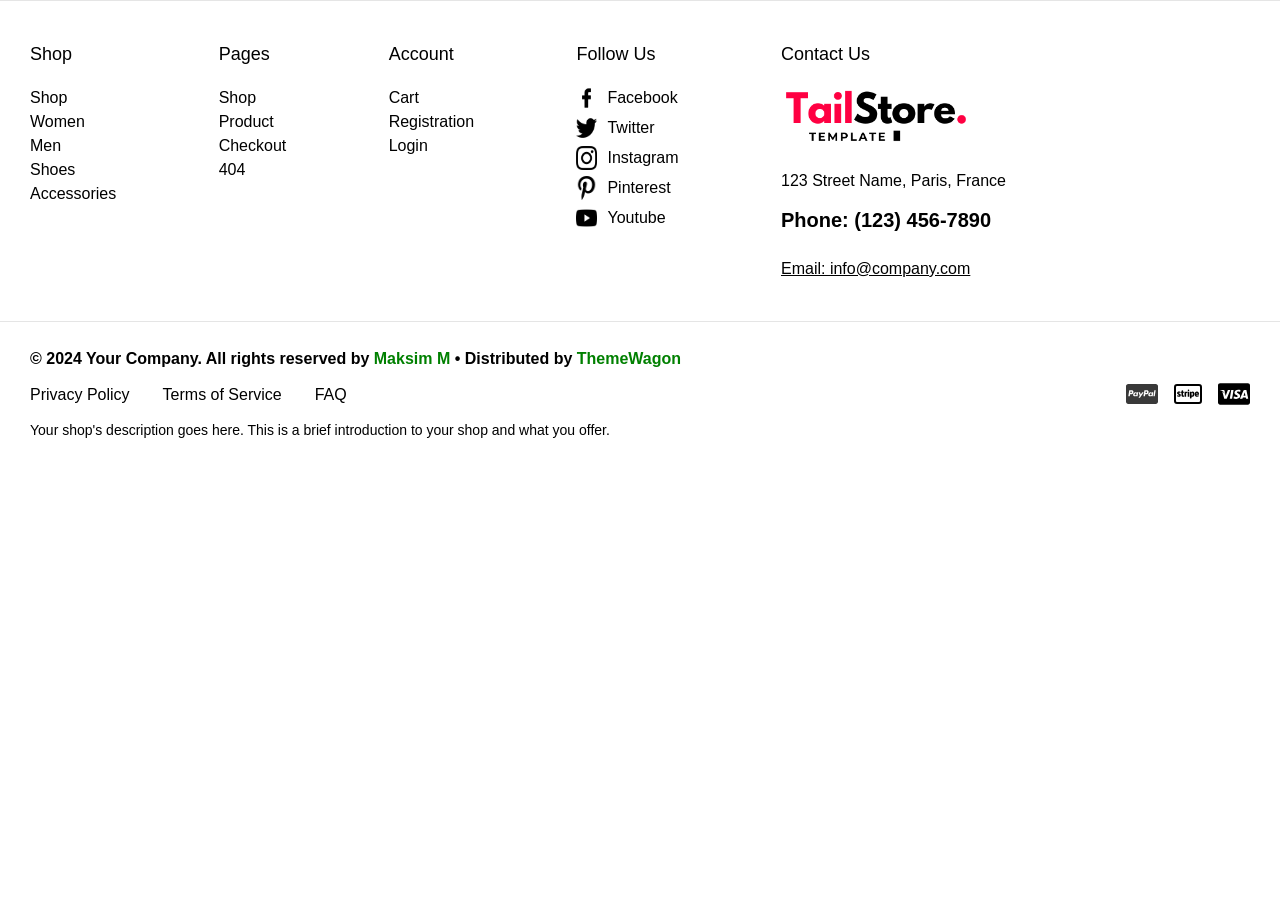
<file: Footer/footer.html>
<!DOCTYPE html>
<html lang="en">
<head>
    <meta charset="UTF-8">
    <meta name="viewport" content="width=device-width, initial-scale=1.0">
    <title>Document</title>
    <link rel="stylesheet" href="footer.css">
</head>
<body>
       <!--footer section-->

      <div class="footer-section">
        <hr class="footer-line">
        <div class="footer-container">
            <div class="footer-text">
                <div class="nav-bar">
                    <h2 class="nav-heading">Shop</h2>
                    <ul>
                        <li><a href="#">Shop</a></li>
                        <li><a href="#">Women</a></li>
                        <li><a href="#">Men</a></li>
                        <li><a href="#">Shoes</a></li>
                        <li><a href="#">Accessories</a></li>
                    </ul>
                </div>

                <!--second nav bar-->

                <div class="nav-bar">
                    <h2 class="nav-heading">Pages</h2>
                    <ul>
                        <li><a href="#">Shop</a></li>
                        <li><a href="#">Product</a></li>
                        <li><a href="#">Checkout</a></li>
                        <li><a href="#">404</a></li>
                    </ul>
                </div>

                <!--third nav bar-->

                <div class="nav-bar">
                    <h2 class="nav-heading">Account</h2>
                    <ul>
                        <li><a href="#">Cart</a></li>
                        <li><a href="#">Registration</a></li>
                        <li><a href="#">Login</a></li>
                    </ul>
                </div>

                <!--forth nav bar-->

                <div class="nav-bar">
                    <h2 class="nav-heading">Follow Us</h2>
                <div class="social-image">
                    <img src="../Assets/Icons/facebook -1.png"> <a href="#">Facebook</a>
                </div>

                <!--second image-->

                 <div class="social-image">
                    <img src="../Assets/Icons/twitter (1).png"> <a href="#">Twitter</a>
                </div>

                <!--third image-->

                 <div class="social-image">
                    <img src="../Assets/Icons/instagram.png"> <a href="#">Instagram</a>
                </div>

                <!--forth image-->

                 <div class="social-image">
                    <img src="../Assets/Icons/icons8-pinterest-24.png"> <a href="#">Pinterest</a>
                </div>

                <!--fifth image-->

                 <div class="social-image">
                    <img src="../Assets/Icons/youtube.png"> <a href="#">Youtube</a>
                </div>

                </div>

                <!--fifth nav bar-->

                <div class="nav-bar">
                    <div class="nav-heading">Contact Us</div>
                    <div class="image-tails">
                        <img src="../Assets/Icons/template-logo-footer.png">
                    </div>
                    <div class="contact-text">
                        <p>123 Street Name, Paris, France</p>
                        <h2 class="contact-heading">Phone: (123) 456-7890</h2>
                         <p class="email"> <a href="mailto:info@company.com">Email: info@company.com </a> </p>
                    </div>
                </div>
            </div>
        </div>

            <!--section footer logo bar text-->

            <div class="footer-bar-section">
                <hr class="footer-bar">
                <div class="footer-bar-container">
                    <div class="footer-bar-text">
                    <h2 class="footer-bar-heading">© 2024 Your Company. All rights reserved by  <a href="#" class="my-link"> Maksim M </a>  • Distributed by  <a href="#" class="my-link"> ThemeWagon</a></h2>
                    <div class="nav-bar-2">
                        <ul>
                            <li><a href="#">Privacy Policy</a></li>
                            <li><a href="#">Terms of Service</a></li>
                            <li><a href="#">FAQ</a></li>
                        </ul>
                    </div>
                    <p class="footer-2-text">Your shop's description goes here. This is a brief introduction to your shop and what you offer.</p>
                
                </div>
                <div class="footer-image">
                    <img src="../Assets/Icons/paypal.svg">
                    <img src="../Assets/Icons/stripe.svg">
                    <img src="../Assets/Icons/visa.svg">
                </div>
                </div>
            </div>
      </div>


</body>
</html>
</file>
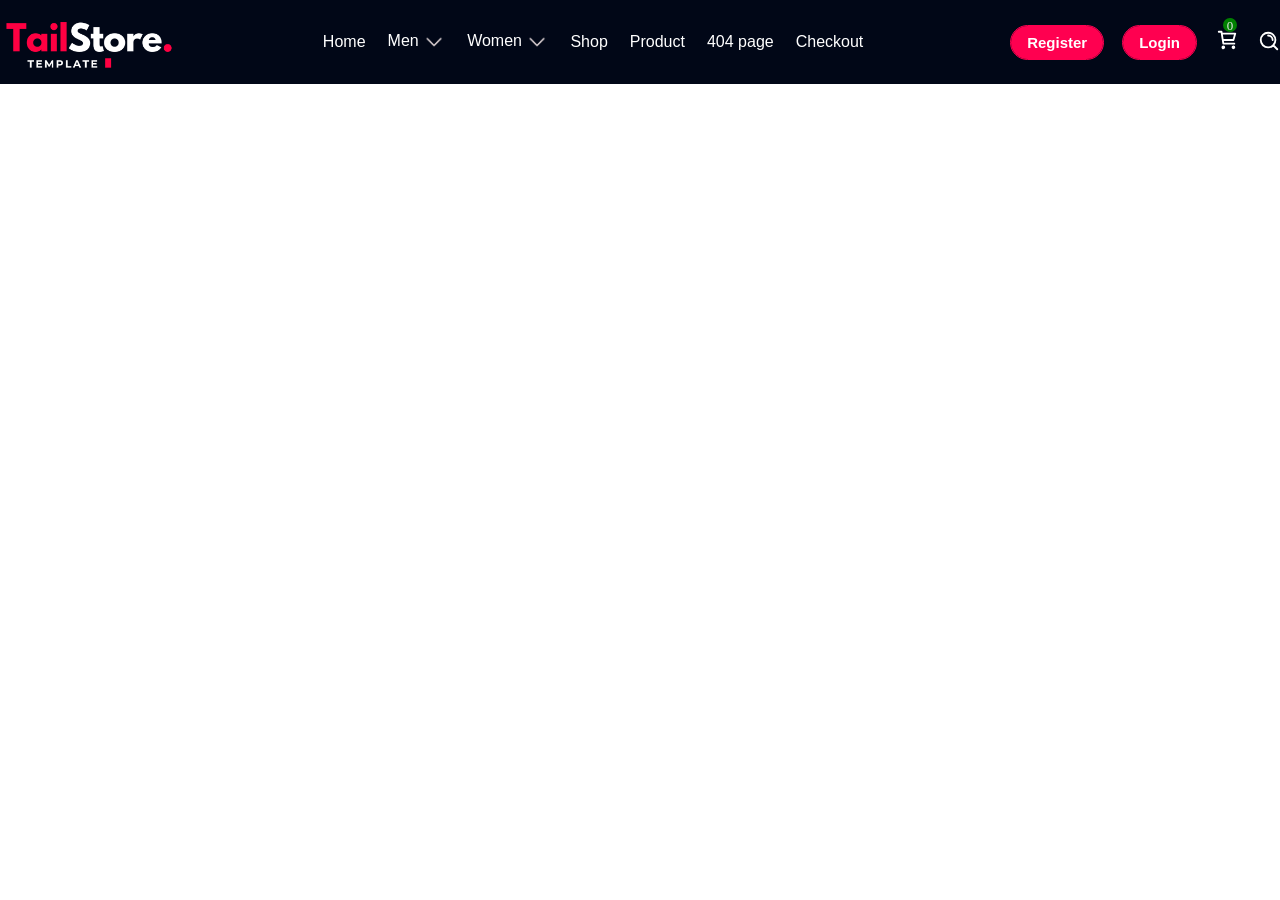
<file: Header/header.html>
<!DOCTYPE html>
<html lang="en">
<head>
    <meta charset="UTF-8">
    <meta name="viewport" content="width=device-width, initial-scale=1.0">
    <title>Document</title>
    <link rel="stylesheet" href="header.css">

</head>
<body>
     <div class="tailstore-section">
            <div class="tailstore-container">
                <div class="tail-text-image">
                  <img src="../Assets/template-white-logo.png" alt="text image">
                </div>
                <!--navigation-->


                <div class="nav">
                    <ul>
                        <li><a href="/">Home </a></li>
                        <li class="men-nav"><a href="../shop-page/shop.html">Men<img class="arrow-up" src="../Assets/arrow-up.png"> <img class="arrow-down" src="../Assets/arrow-down.png"></a>
                        
                        <div class="Men-item">
                      <ul class="men-item-box">
                          <li><a href="#">Men Item1</a></li>
                        <li><a href="#">Men Item2</a></li>
                        <li><a href="#">Men Item3</a></li>
                    </ul>
                  </div>
                </li>
                        <li class="Women-nav"><a href="../shop-page/shop.html">Women<img class="arrow-up" src="../Assets/arrow-up.png"> <img class="arrow-down" src="../Assets/arrow-down.png"></a>
                        <div class="Women-item">
                            <ul class="Women-item-box">
                          <li><a href="#">Women Item1</a></li>
                        <li><a href="#">Women Item2</a></li>
                        <li><a href="#">Women Item3</a></li>
                    </ul>
                        </div>
                        </li>
                        
                        
                        <li><a href="../shop-page/shop.html">Shop</a></li>
                        <li><a href="../product/product.html">Product</a></li>
                        <li><a href="../404-page/page.html">404 page</a></li>
                        <li><a href="../checkout/checkout.html">Checkout</a></li>
                    </ul>
                </div>

                <!-- 1st button-->

                <div class="button">

                    <!--1st form-->
                <button type="button" class="bttn" onclick="openModel()">Register</button>

                    <!--register popup-->

                     <div id="my-form" class="register-popup">
                     <div class="form-section">
                    <div class="form-container">
                <form class="information-user" onsubmit="regSubmit(event)">
                        <h2 class="form-heading">Register</h2>
                       
                       <label for="Name"> <span class="dot">*</span>  Name</label>
                        <input type="text" id="Name" name="Name" placeholder=" Enter your Name" required class="account">
                       

                    <!--second-->
                    <label for="Email"> <span class="dot">*</span>    Email</label>
                    <input type="text" id="Email" name="Email Address" placeholder=" Enter Your Email Address"   required     class="account">
                

                    <!--third-->

                    <label for="Password"> <span class="dot">*</span>   Password</label>
                    <input type="password"  id="password"  name="Password" placeholder=" Enter your Password"   required  class="account">
                    
                    <!--forth-->
                    <label for=" Confirm password">  <span class="dot">*</span>        Confirm password</label>
                    <input type="password"  id="Confirm password" name="Confirm password" placeholder=" Enter your Confirm password"  required   class="account">

                    <button type="submit" class="reg-btn">Register</button>
                    </form>
                <div id="ThankYou" class="reg-id">
                    <h2 class="reg-end-heading">Thank You</h2>
                    <p class="reg-text">Your Register successful.</p>
                </div>
                </div>
                    </div>
                    <button type="button" class="close-btn" onclick="closeModel()">close</button>
                </div>


                <!--second button-->

                <button type="button" class="bttn" onclick="loginopenModel()">Login</button>

                <div id="login-page" class="login-popup">
                
                    <!--login section-->

                    <div id="loginform" class="login-section">
                        <div class="login-container">
                    <form class="login-form" onsubmit="loginSubmit(event)">
                        <h2 class="login-heading">Login</h2>

                        <!--1st form-->

                        <label for="Email"> <span class="dot-login">*</span>    Email</label>
                        <input type="text" id="Email"    name="Email" placeholder="Email"  required     class="login">

                        <!--2nd form-->
                        <label for="Password"><span class="dot-login">*</span>Password </label>
                        <input type="password" name="password" placeholder="password"  required    class="login">
                    
                    <button type="submit" class="login-btn">login</button>
                </form>

                <div id="thankYou" class="login-id">
                    <h2 class="login-end-heading">Thank You</h2>
                    <p class="login-text">Your login successful.</p>
                </div>
                    </div>
                    </div>
                    <button type="button"  class="login-close-btn" onclick="logincloseModel()">close</button>
                     </div>
            
                    <!--icon-->

                    <div class="icon">
                    
                         
                        

                        <div class="icon-1">
                        <img src="../Assets/Icons/cart-shopping-image.svg" alt="shopping" onclick="window.location.href='../Cart/cart.html';">
                            <span id="cartcount">0</span>
                    </div>
                
                        
                        <div class="icon-2">
                            <input type="text" name="search"  id="search-Input" placeholder="search product">  
                         <button onclick="opensearch()" class="search-button">
                            
                            <img src="../Assets/Icons/search-icon-image.svg" alt="search icon">
                        </button>
                       
                        </div>
                    
                    </div>
                </div>
            </div>
        </div>

            <script src="header.js"></script>
</body>
</html>
</file>
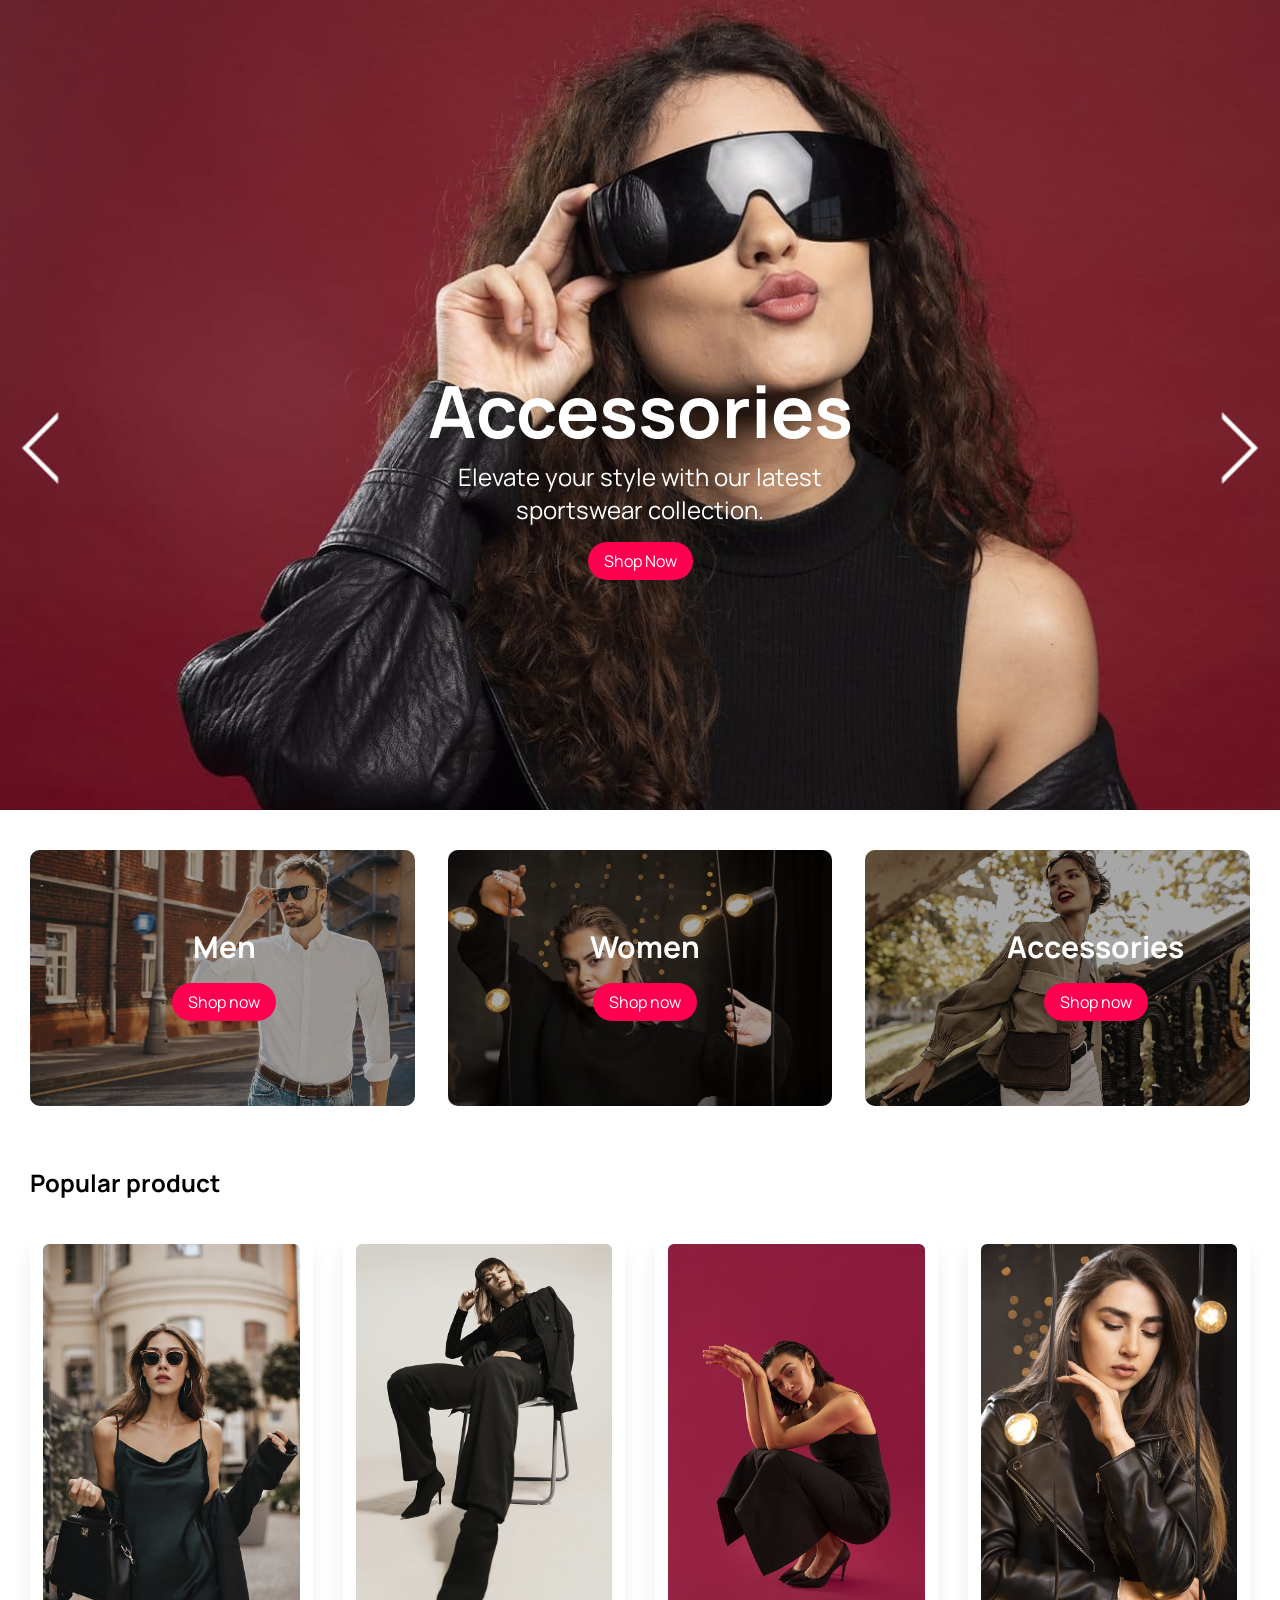
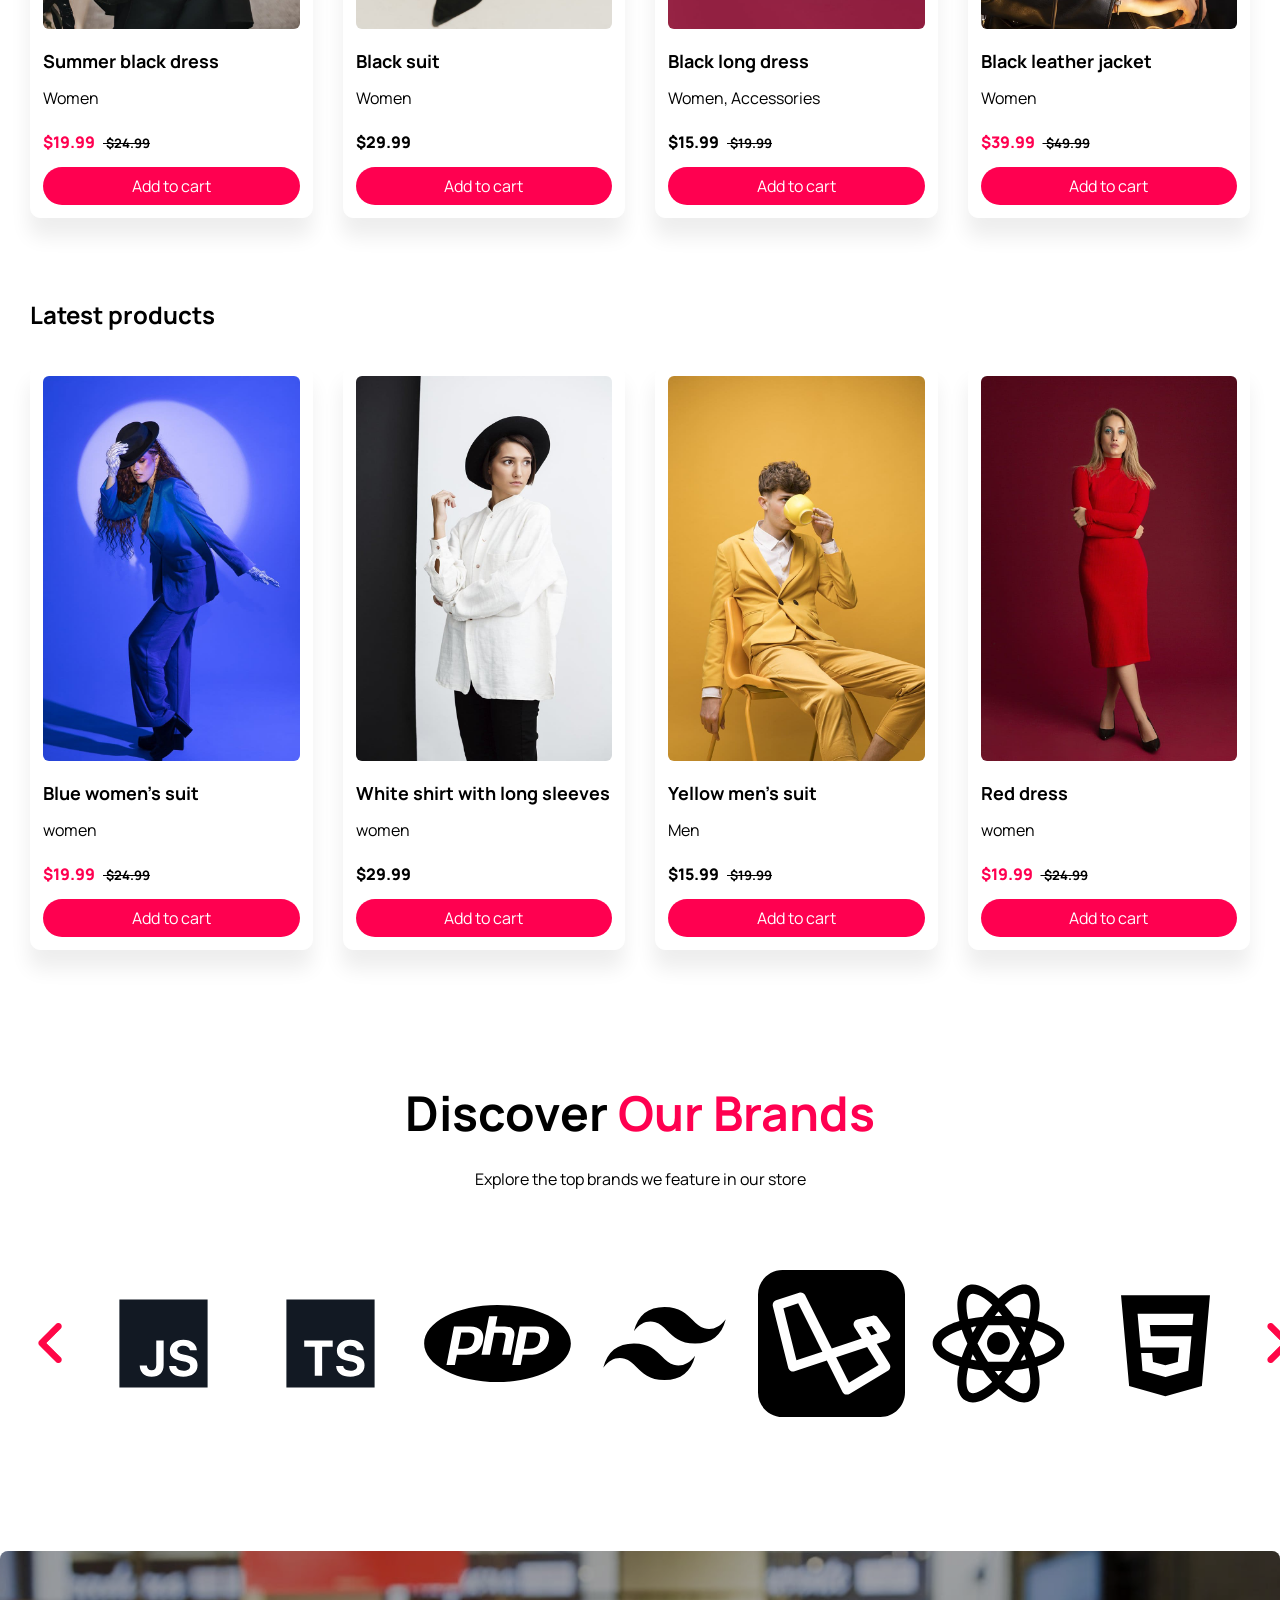
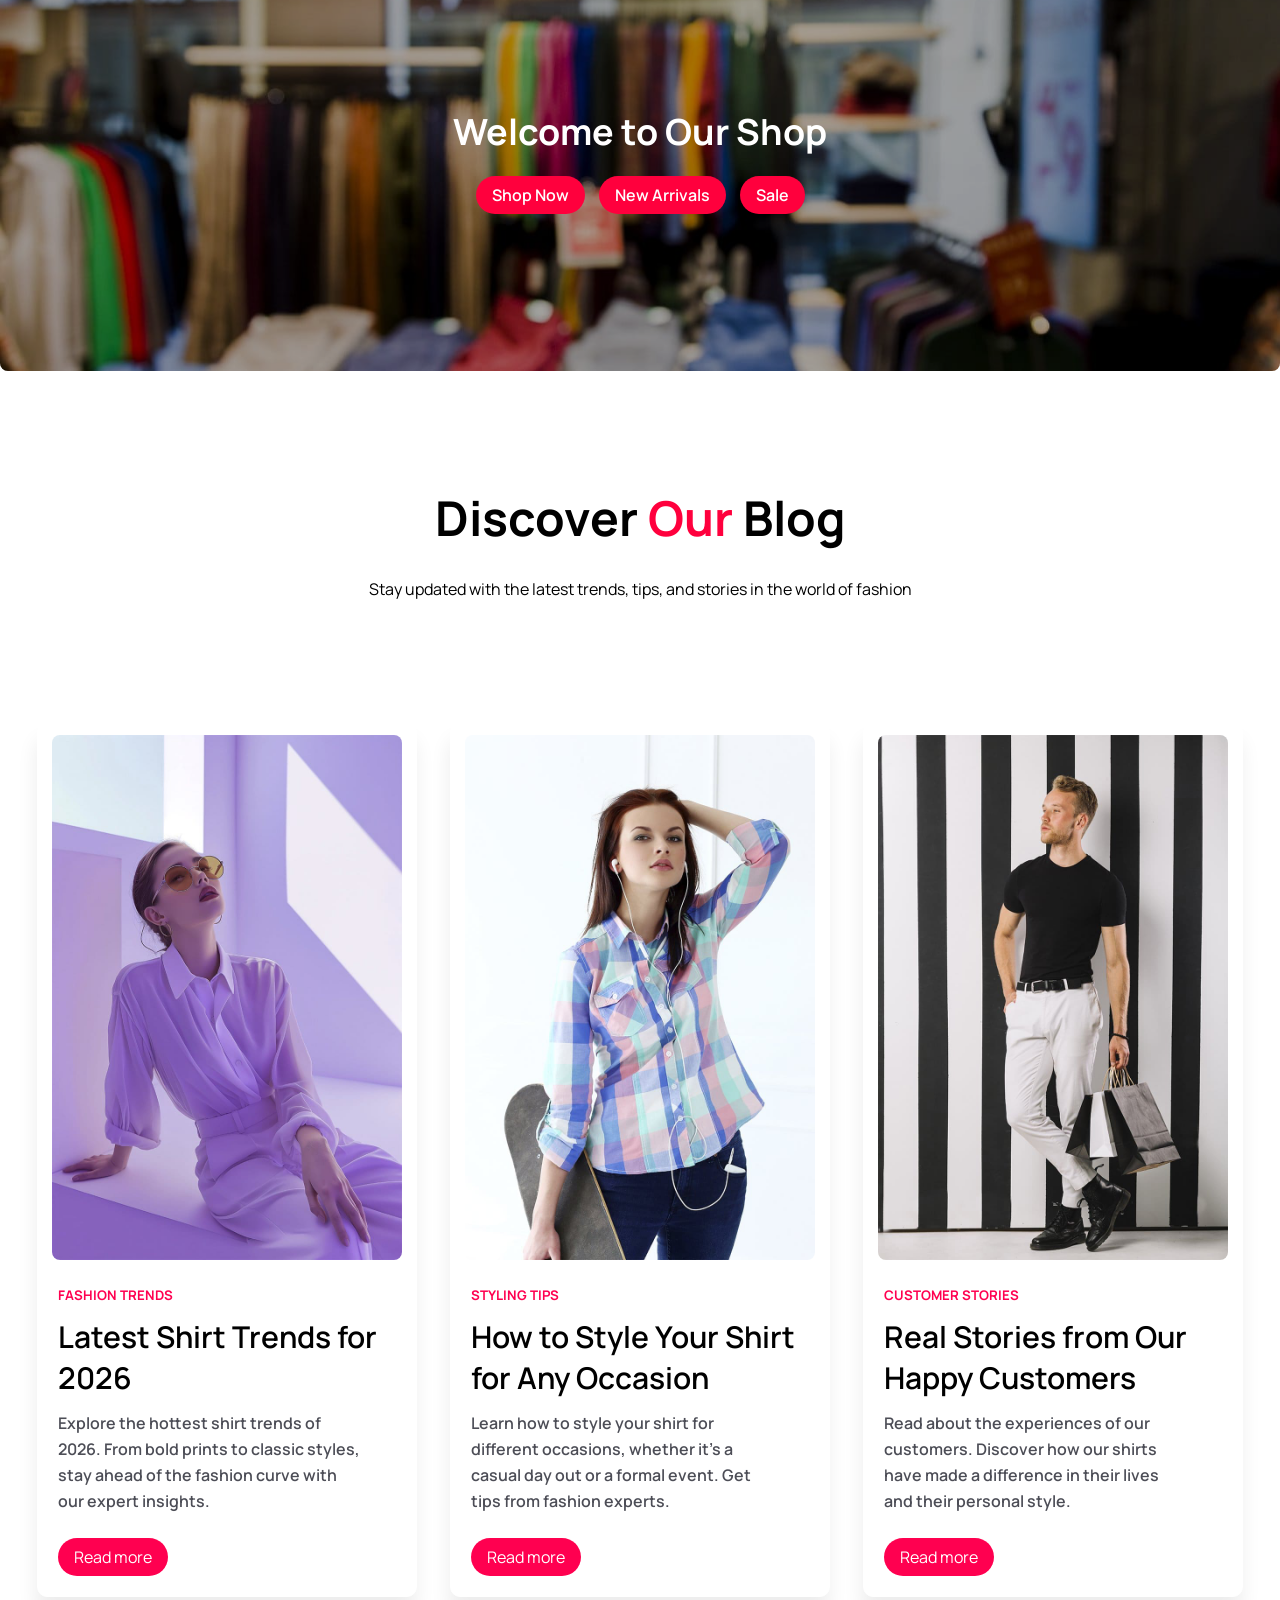
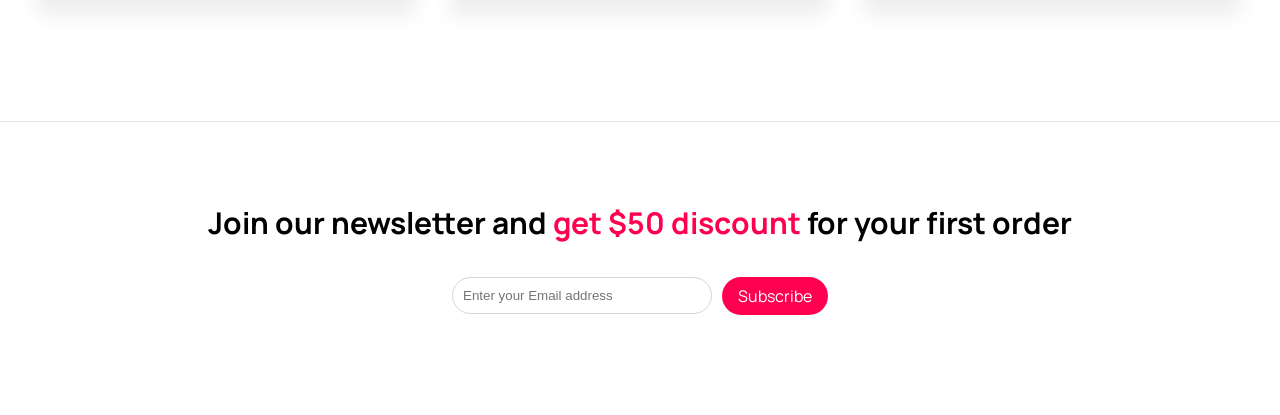
<file: home-page/home.html>
<!DOCTYPE html>
<html lang="en">
<head>
    <meta charset="UTF-8">
    <meta name="viewport" content="width=device-width, initial-scale=1.0">
    <title>Document</title>
    <link rel="stylesheet" href="home.css">
    
</head>
<body>
 
 


     <!--section 2 hero-->

        <div class="hero-section" id="hero-section-scroll">
            <div class="hero-container">
                <div class="arrow-group">
                    <div class="arrow">
                        <a href="#"><img src="../Assets/Home/left.png" alt="left-arrow"></a>
                    </div>
                    <!--hero text-->

                    <div class="hero-text">

                    <h2>Accessories</h2>
                    <p>Elevate your style with our latest <br> sportswear collection.</p>
                    
                       <button onclick="window.location.href='#blog-section-scroll';" class="hero-button">Shop Now</button>
                
                    </div>
                    <div class="arrow">
                    <a href="#"><img src="../Assets/Home/right.png" alt="right-arrow"> </a>
                </div>
            </div>
            </div>
        </div>

         <!--section 3 men card-->

        <div class="card-section">
            <div class="card-container">
                <div class="section-card-group">
                <div class="card">
                <div class="card-images">
                    <img src="../Assets/Home/cat-image1-men-image.jpg" alt="men image">
                </div>
                <div class="card-text">
                    <h2>Men</h2>
                    
                         <button onclick="window.location.href='#product-section-scroll';" class="card-btn">Shop now</button>
                    
                </div>
            </div>
                <!--card 2-->

                <div class="card-2">
                    <div class="card-images">
                        <img src="../Assets/Home/women.jpg" alt="women image">
                    </div>
                    <div class="card-text-2">
                        <h2>Women</h2>
                        <button onclick="window.location.href='#product-section-scroll';" class="card-btn">Shop now</button>
                    </div>
                </div>

                <!--card 3-->

                 <div class="card-3">
                    <div class="card-images">
                        <img src="../Assets/Home/accessories_bg_image.jpg" alt="women image">
                    </div>
                    <div class="card-text-3">
                        <h2>Accessories</h2>
                        <button onclick="window.location.href='#product-section-scroll';" class="card-btn">Shop now</button>
                    </div>
                </div>
                </div>
            </div>
        </div>

        <!--popular products section--> 

     <div class="product-section" id="product-section-scroll">    

            <div class="product-container">
                <h2 class="popular-heading">Popular product</h2> 
                <!--product list-->

             <div class="product-list">
                    <!--card-group-->
                    <div class="card-group">
                <div class="product-image">
                    <img src="../Assets/product-image-1.jpg">
                </div>
                <div class="product-text">
                    <h2 class="product-heading">Summer black dress</h2>
                    <p>Women</p>
                    <p class="price">$19.99<span> $24.99</span></p>
                
                  <button onclick="addtocart()" class="product-btn">Add to cart</button>       
                
                </div>
                </div>

            <!--2nd image-->

            <div class="card-group">
                <div class="product-image">
                    <img src="../Assets/product-image-2.jpg">
                </div>
                <div class="product-text">
                    <h2 class="product-heading">Black suit</h2>
                    <p>Women</p>
                    <p class="second-price">$29.99</p>
                <button onclick="addtocart()" class="product-btn">Add to cart</button>       
                </div>
            </div>

            <!--3rd image-->

            <div class="card-group">
                <div class="product-image">
                    <img src="../Assets/product-image-3.jpg">
                </div>
                <div class="product-text">
                    <h2 class="product-heading">Black long dress</h2>
                    <p>Women, Accessories</p>
                    <p class="third-price">$15.99<span> $19.99</span></p>
                    <button onclick="addtocart()" class="product-btn">Add to cart</button>       
                
                </div>
            </div>

            <!--fourth image-->

            <div class="card-group">
                <div class="product-image">
                    <img src="../Assets/product-image-4.jpg">
                </div>
                <div class="product-text">
                    <h2 class="product-heading">Black leather jacket</h2>
                    <p>Women</p>
                     <p class="price">$39.99<span> $49.99</span></p>
                   <button onclick="addtocart()"    class="product-btn">Add to cart</button>       
                    </div>
                </div>
              </div> 
        </div>
      </div>

        <!--Latest product-->

      <div class="latest-section" id="latest-section-scroll">
        <div class="latest-container">
            <h2 class="latest-heading">Latest products</h2>
            
            <!--latest product section-->

            <div class="latest-product-list">
                <div class="latest-product-group">
                    <div class="latest-image">
                        <img src="../Assets/latest-1.jpg">
                    </div>
                    <div class="latest-text">
                        <h2 class="person-heading">Blue women's suit</h2>
                        <p> women</p>
                        <p class="latest-price">$19.99<span> $24.99</span></p>
                        
                        <button onclick="" class="latest-btn">Add to cart</button> 
                        
                    </div>
                </div>

                <!--second image-->

                 <div class="latest-product-group">
                    <div class="latest-image">
                        <img src="../Assets/latest-2.jpg">
                    </div>
                    <div class="latest-text">
                        <h2 class="person-heading">White shirt with long sleeves</h2>
                        <p> women</p>
                        <p class="latest-second-price">$29.99</p>
                         <button onclick="" class="latest-btn">Add to cart</button> 
                    </div>
                </div>

                <!--third image-->

                <div class="latest-product-group">
                    <div class="latest-image">
                        <img src="../Assets/latest-3.jpg">
                    </div>
                    <div class="latest-text">
                        <h2 class="person-heading">Yellow men's suit</h2>
                        <p> Men</p>
                        <p class="latest-third-price">$15.99<span> $19.99</span></p>
                         <button onclick="" class="latest-btn">Add to cart</button> 
                    </div>
                </div>

                <!--forth section-->

                <div class="latest-product-group">
                    <div class="latest-image">
                        <img src="../Assets/latest-4.jpg">
                    </div>
                    <div class="latest-text">
                        <h2 class="person-heading">Red dress</h2>
                        <p> women</p>
                        <p class="latest-price">$19.99<span> $24.99</span></p>
                         <button onclick="" class="latest-btn">Add to cart</button> 
                    </div>
                </div>
            </div>
        </div>
      </div>


      <!--section  discover our brand-->

      <div class="brand-section">
        <div class="brand-container">
            <div class="brand-text">
                <h2 class="brand-heading">Discover <span class="brand-content">Our Brands</span></h2>
                <p>Explore the top brands we feature in our store</p>
            </div>

                <!--image group brand section-->

        

                <!-- section arrow-->

                 <div class="arrow-brand">
                <div class="brand-left-arrow">
                <img src="../Assets/left-arrow-brand.png" alt="left-arrow" id="left-arrow"   onclick="previous()">
                </div>

                <!--first image in js-->

                <div class="brand-small-image">
                    <img src="../Assets/first-js.svg" alt="js image" id="brand-image">
                </div>

                 <!--second image in ts-->

                <div class="brand-small-image">
                    <img src="../Assets/second-ts.svg" alt="ts image">
                </div>

                <!--third image in php-->

                <div class="brand-small-image">
                    <img src="../Assets/third-php.svg" alt="php image">
                </div>

                <!--forth image in tailwind-->

                <div class="brand-small-image">
                    <img src="../Assets/forth-tailwind.svg" alt="tailwind">
                </div>

                <!--5th image in laravel-->

                <div class="brand-small-image">
                    <img src="../Assets/fifth-laravel.svg" alt="laravel image">
                </div>

                <!--sixth image-->

                 <div class="brand-small-image">
                    <img src="../Assets/sixth-react.svg" alt="react image">
                </div>

                <!--seventh image-->
                <div class="brand-small-image">
                    <img src="../Assets/seventh-image.svg" alt="html image">
                </div>

                <div class="brand-right-arrow">
              <img src="../Assets/right-arrow-brand.png" alt="right arrow" id="right-arrow" onclick="next()">
                </div>
              
                 </div>
            
        </div>
      </div>

      <!--section our shop-->

      <div class="shop-section">
        <div class="shop-container">
                
                <!--button section-->

                <div class="button-group">
                     <h2 class="shop-text">Welcome to Our Shop</h2>
                   
                    <button onclick="window.location.href='#hero-section-scroll';" class="shop-btn">Shop Now</button>
            

                    <!--second button-->

                     <button onclick="window.location.href='#hero-section-scroll';" class="shop-btn">New Arrivals</button>

                    <!--third button-->

                     <button onclick="window.location.href='#latest-section-scroll';" class="shop-btn">Sale</button>
                </div>
            </div>
      </div>

      <!--section discover blog-->

      <div class="blog-section" id="blog-section-scroll">
        <div class="blog-container">
            <div class="blog-text">
                <h2 class="blog-heading">Discover <span>Our</span> Blog</h2>
                <p>Stay updated with the latest trends, tips, and stories in the world of fashion</p>
            </div>

            <!--blog card section-->

            <div class="blog-card-group">
                <div class="blog-card">
                    <div class="blog-image">
                        <img src="../Assets/fashion-trends-blog.jpg" alt="fashion">
                    </div>
                    <div class="blog-text-2">
                        <h5 class="blog-small-heading">FASHION TRENDS</h5>
                        <h2 class="big-heading">Latest Shirt Trends for 2026</h2>
                        <p>Explore the hottest shirt trends of 2026. From bold prints to classic styles, stay ahead of the fashion curve with our expert insights.</p>
                        
                        <button onclick="" class="blog-btn">Read more</button>          
            
                    
                    </div>
                </div>

                <!--second card image-->

                    <div class="blog-card">
                    <div class="blog-image">
                        <img src="../Assets/stylisng-tips-blog.jpg" alt="style ">
                    </div>
                    <div class="blog-text-2">
                        <h5 class="blog-small-heading">STYLING TIPS</h5>
                        <h2 class="big-heading">How to Style Your Shirt for Any Occasion</h2>
                        <p>Learn how to style your shirt for different occasions, whether it's a casual day out or a formal event. Get tips from fashion experts.</p>
                        <button onclick="" class="blog-btn">Read more</button>          
                    
                    </div>
                </div>

                <!--third card image-->

                  <div class="blog-card">
                    <div class="blog-image">
                        <img src="../Assets/customer-stories-blog.jpg" alt="customer stories">
                    </div>
                    <div class="blog-text-2">
                        <h5 class="blog-small-heading">CUSTOMER STORIES</h5>
                        <h2 class="big-heading">Real Stories from Our Happy Customers</h2>
                        <p>Read about the experiences of our customers. Discover how our shirts have made a difference in their lives and their personal style.</p>
                        <button onclick="" class="blog-btn">Read more</button>          
                    </div>
                </div>
            </div>
        </div>
      </div>

       <!--newsletter section-->

      <div class="discount-section">
        <hr class="discount-line">
        <div class="discount-container">
            <form class="discount-form">
            <h2 class="discount-heading">Join our newsletter and <span>get $50 discount </span> for your first order</h2>
            <div class="discount-group">    
            <input type="text" placeholder="Enter your Email address" class="news-input">
           
             <button onclick="window.location.href='#hero-section-scroll';" class="discount-btn">Subscribe</button> 
            
            </div>
            </form>
        </div>
      </div>

      <script src="../Header/header.js"></script>
       <script src="home.js"></script> 
</body>
</html>
</file>
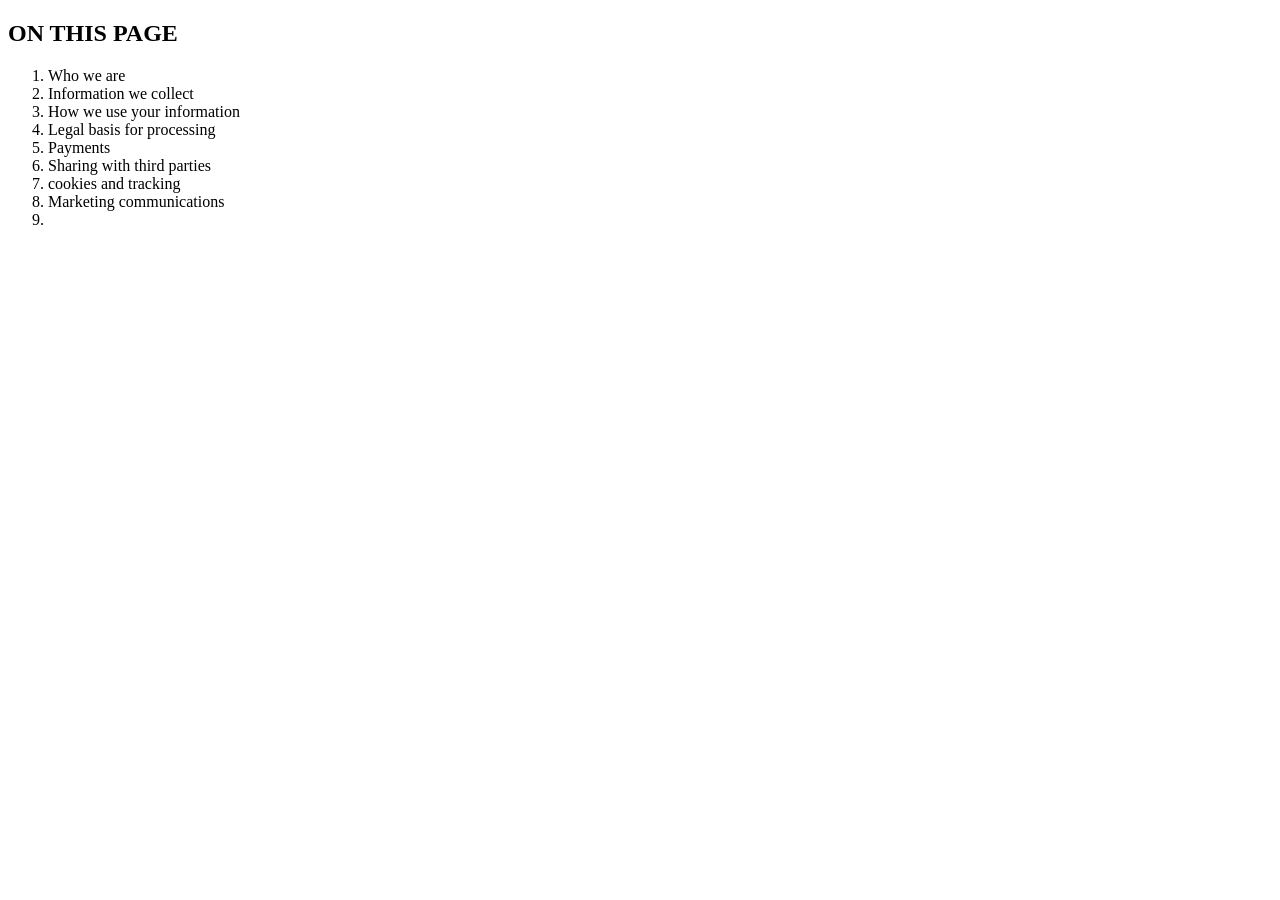
<file: privacy-page/privacy.html>
<!DOCTYPE html>
<html lang="en">
<head>
    <meta charset="UTF-8">
    <meta name="viewport" content="width=device-width, initial-scale=1.0">
    <title>Document</title>
</head>
<body>
    <div class="privacy-section">
        <div class="privacy-container">
          
            <!--ol list -->
            <div class="ol-list-section">
                <h2 class="page-heading">ON THIS PAGE</h2>
                <ol>
                    <li onclick="">Who we are</li>
                    <li onclick="">Information we collect</li>
                    <li onclick="">How we use your information</li>
                    <li onclick="">Legal basis for processing</li>
                    <li onclick="">Payments</li>
                    <li onclick="">Sharing with third parties</li>
                    <li onclick="">cookies and tracking</li>
                    <li onclick="">Marketing communications</li>
                    <li onclick=""></li>
                </ol>
            </div>

        </div>
    </div>
</body>
</html>
</file>
<file: Footer/footer.css>
*{
    padding: 0;
    margin: 0;
}
/* footer section*/
.footer-section{
    width: 100%;
}
.footer-container{
    width: 100%;
   /*max-width: 1280px;
    margin: 0 auto; */
    padding: 0px; 
}
@media (min-width : 1220px) {
    .footer-container{
        max-width: 1220px;
        margin: 0 auto;
    }
    
}

.footer-line{
    border: none;
    background: #e5e5e5;
    height: 1px;
}
.social-image {
    display: flex;
    gap: 10px;
   transition: transform 0.3s ease;
}
.social-image img{
    width: 21px;
}
.social-image img:hover{
    transform: scale(1.1);
}
.footer-text{
    padding: 40px 0;
    display: flex;
   gap: 20px;
    line-height: 1.5;
    width: 80% !important;
    justify-content: space-between;
}
.nav-heading{
    padding-bottom: 12px;
    font-family: "Monrope", sans-serif;
    font-size: 18px;
    font-weight: 500;
}
.nav-bar{
    display: flex;
    flex-direction: column;
    gap: 6px;
}
.nav-bar ul{
    text-decoration: none;
    list-style: none;
}
.nav-bar li a{
    text-decoration: none;
    color: #000;
    font-family: "Manrope", sans-serif;
    font-size: 16px;
}
.nav-bar li a:hover{
    color: #ff0050;
}
.nav-bar a{
    text-decoration: none;
    color: #000;
    font-family: "Manrope", sans-serif;
    font-size: 16px;
}
.nav-bar a:hover{
    color: #ff0050;
}
.image-tails img{
    width: 188px;
}
.contact-text{
    display: flex;
    flex-direction: column;
    gap: 12px;
}
.contact-heading{
    font-family: "Manrope", sans-serif;
    font-size: 20px;
}
.contact-text p{
    padding-top: 10px;
    font-family: "Manrope",sans-serif;
}
.contact-text .email a{
    font-family: "Manrope", sans-serif;
    font-size: 16px;
    text-decoration: underline;
    color: #000;
}

/* footer bar*/
.footer-bar-section{
    padding-bottom: 22px;
}
.footer-bar-container{
    width: 100%;
  /*  max-width: 1140px;
    margin: 0 auto; */ 
    padding: 0px;
    display: flex;
    justify-content: space-between;
    align-items: center;
}
@media (min-width : 1220px) {
    .footer-bar-container{
        max-width: 1220px;
        margin: 0 auto;
    }
    
}



.footer-bar-heading{
    font-size: 16px;
    font-family: "Manrope", sans-serif;
}
.footer-bar-text{
    display: flex;
    flex-direction: column;
    gap: 18px;
}
.footer-bar{
    border: none;
    background: #e5e5e5;
    height: 1px;
    margin-bottom: 28px;
}
.nav-bar-2 ul{
    display: flex;
    justify-content: start;
    gap: 33px;
    list-style: none;
}
.nav-bar-2 li a{
    text-decoration: none;
    color: #000;
    font-family: "Manrope", sans-serif;
    font-size: 16px;
}
.my-link{
    text-decoration: none;
    color: #008000;
}
.nav-bar-2 li a:hover{
    color: #ff0050;
}
.footer-2-text{
    font-size: 14px;
    font-family: "Manrope", sans-serif;
}
.footer-image img{
    width: 32px;
}
.footer-image{
    display: flex;
    justify-content: end;
    gap: 14px;
}
</file>
<file: Header/header.css>
*{
    margin: 0;
    padding: 0;
    box-sizing: border-box;
    scroll-behavior: smooth;
}

.tailstore-section{
    width: 100%;
    background: #010717;
    position: sticky;
    top: 0;
    z-index: 3;
}
.tailstore-container{
width: 100%;
/* max-width: 1240px; */
/* margin: 0 auto; */
display: flex;
justify-content: space-between;
padding: 6px 0;
align-items: center;
}

@media (min-width : 1280px) {
    .tailstore-container{
        max-width: 1280px;
        margin: 0 auto;
    }
    
}

.tail-text-image img{
    width: 100%;
    padding-top: 12px;
    max-width: 175px;
}
/* NAVIGATION */
.nav ul li{
    position: relative;
}
.nav li img{
    width: 22px;
    vertical-align: middle;
   
}

.arrow-up{
 display: none;
}
.men-item-box{
    background: #fff !important;
}
.men-item-box li a{
    color: #000 !important;
}
.men-item-box li a:hover{
    color: #fff !important;
}
.men-item-box {
    display: flex;
    flex-direction: column;
    font-size: 16px;
    font-family: "Manrope", Sans-serif;
    position:absolute;
    top: 4px;
    border: 1px solid #fff;
    border-radius: 5px;
    padding: 23px;
    width: 170px;
    background: #ffffff3b;
}
.men-item-box li:hover{
    background: #ff003d;
    border-radius: 10px;
    padding: 10px 20px;
}
.men-nav:hover .Men-item {
    display: block !important;
}

.Men-item{
    display: none;
    position: relative;
}

.men-nav:hover .arrow-down{
    display: none;
}

.men-nav:hover .arrow-up {
    display: inline-block;
}




/*women-nav*/
.Women-item-box {
    display: flex;
    flex-direction: column;
    font-size: 16px;
    font-family: "Manrope", Sans-serif;
    position:absolute;
    top: 4px;
    border: 1px solid #fff;
    border-radius: 5px;
    padding: 23px;
    width: 170px;
    background: #ffffff3b;
}

.Women-item-box{
    background: #fff !important;
}
.Women-item-box li a{
    color: #000 !important;
}
.Women-item-box li a:hover{
    color: #fff !important;
}



.Women-item-box li:hover{
    background: #ff003d;
    border-radius: 10px;
    padding: 5px 10px;
}

.Women-nav:hover .Women-item {
    display: block !important;
}
.Women-nav:hover .arrow-down {
    display: none;
}

.Women-nav:hover .arrow-up {
    display: inline-block;
}


.Women-item{
    display: none;
    position: relative;
}
.arrow-up {
    display: none;
}






.nav ul {
    display: flex;
    align-items: center;
    gap: 22px;
    list-style: none;
}

.nav ul li a {
    color: #fff;
    text-decoration: none;
    font-family: "Manrope", sans-serif;
    font-size: 16px;
    font-weight: 500;
}
/* BUTTON + ICON */
.button{
    display: flex;
    align-items: center;
    gap: 20px;
}

.bttn{
    display: flex;
    gap: 16px;
}

.bttn{
    color: #fff;
    background: #ff0050;
    text-decoration: none;
    font-family: "Manrope", sans-serif;
    font-size: 15px;
    font-weight: 600;
    padding: 8px 16px;
    border-radius: 30px;
    outline: 1px solid #ff0050;
    border: none;
    cursor: pointer;
}

.bttn:hover{
    background: #010717;
    color: #ff0050;
}


/* ICON */
.icon {
    display: flex;
    align-items: center;
    gap: 20px;
}

.icon-1 img ,
.icon-2 img {
    width: 22px;
    height: 22px;
}
    .icon-1 img {
     transition: transform 0.3s ease;
     cursor: pointer;
}
.icon-1:hover img,
.icon-2:hover img{
    transform: scale(1.3);
}
.icon-1{
    position: relative;
}

#cartcount{
    position: absolute;
    top: -11px;
    right: 1px;
    color: #e5e5e5;
    font-size: 13px;
    background: #008000;
    width: 14px;
    height: 14px;
    border-radius: 15px;
    text-align: center;
}

.icon-2{
    border: none;
    display: flex;
    justify-content: center;
    align-items: center;
}

#search-Input {  
    width: 200px;
    padding: 10px;
    outline: none;
    border: none;
    display: none;
    border-radius: 12px;
}
.search-button{
    background:none;
    border: none;
    cursor: pointer;
}
#search-Input.show{
    display: block;
}
/*form section*/

.form-section {
    width: 100%;
    max-width: 350px;
    margin: 0 auto;
}
.form-container{
    background: #fff;
    border-radius: 12px;
    padding: 12px;
}

.information-user {
    display: flex;
    flex-direction: column;
    gap: 20px;
}

.form-heading {
    text-align: center;
    font-size: 16px;
    font-family: Georgia, serif;
    margin: 12px 0 10px;
}

/*input*/

.account {
    width: 100%;
    height: 23px;
    box-sizing: border-box;
    border: 1px solid #ddd;
    border-radius: 15px;
    padding: 20px;
    outline: none;
    font-size: 13px;
    font-family: Georgia, serif;
    color: #777;
}


.register-popup {
    border: 1px solid #777;
    padding: 20px;
    display: none;
    position: fixed;
    top: 0;
    left: 0;
    z-index: 999;
    flex-direction: column;
    justify-content: center;
    align-items: center;
    background: rgba(0, 0, 0, 0.6);
    width: 100%;
    height: 100vh;
    box-sizing: border-box;
}
.close-btn{
    width: 100px;
}
.reg-btn{
    font-size: 20px;
    border: none;
    color: #ddd;
    background: #2563eb;
    padding-top: 10px;
    padding-bottom: 10px;
    border-radius: 11px;
}
.dot{
    color: red;
}
.form-text{
    font-size: 16px;
    text-align: center;
    padding-top: 12px;
    color: #777
}


.reg-id{
    display: none;
    align-items: center;
}
.reg-end-heading{
    color: #008000;
    font-family: Cambria, Cochin, Georgia, Times, 'Times New Roman', serif;
    font-size: 40px;
    text-align: center;
}
.reg-text{
    color: blue;
    font-size: 30px;
    padding-top: 12px;
    text-align: center;
}
/*login form */

.login-section {
    width: 100%;
    padding: 40px 20px;
    box-sizing: border-box;
    max-width: 350px;
    margin: 0 auto;
}

.login-container {
    background: #e5e5e5;
    border-radius: 12px;
    padding: 12px;
}
.login-popup {
    border: 1px solid #777;
    padding: 20px;
    display: none;
    position: fixed;
    top: 0;
    left: 0;
    z-index: 999;
    flex-direction: column;
    justify-content: center;
    align-items: center;
    background: rgba(0, 0, 0, 0.6);
    width: 100%;
    height: 100vh;
    box-sizing: border-box;
}

.login-form {
    display: flex;
    flex-direction: column;
    gap: 20px;
}

.login-heading {
    margin-bottom: 25px;
    text-align: center;
    font-size: 28px;
    font-family: "Manrope", sans-serif;
    color: #010717;
}

.dot-login{
    color: red;
}

.login {
    width: 100%;
    height: 48px;
    margin-bottom: 18px;
    padding: 0 15px;
    box-sizing: border-box;
    border: 1px solid #ddd;
    border-radius: 6px;
    outline: none;
    font-size: 15px;
    font-family: "Manrope", sans-serif;
    color: #888;
}
.login-btn{
    border: none;
    text-align: center;
    font-size: 14px;
    background: #2563eb;
    font-size: 20px;
    border: none;
    color: #ddd;
    padding-top: 10px;
    padding-bottom: 10px;
    border-radius: 11px;
}
.login-id{
    align-items: center;
    display: none;

}
.login-end-heading{
    color: #008000;
    font-family: Cambria, Cochin, Georgia, Times, 'Times New Roman', serif;
    font-size: 40px;
    text-align: center;
}
.login-text{
    color: blue;
    text-align: center;
    padding-top: 12px;
    font-size: 30px;
}
</file>
<file: home-page/home.css>
@import url('https://fonts.googleapis.com/css2?family=Manrope:wght@200..800&display=swap');


*{
    padding: 0;
    margin: 0;
    box-sizing: border-box;
}

















/* section-hero*/

.hero-section{
    width: 100%;
    margin: 0 auto;
    
}

.hero-container{
background-image: url(../Assets/bg-image.jpg);
    background-repeat: no-repeat;
    background-size: cover;
    background-position: center;
    width: 100%;
    height: 90vh;
}


.hero-text{
    text-align: center;
    position: relative;
    top: 20px;
}


.hero-text h2{
    color: #fff;
    font-size: 72px;
    font-family: "Manrope", sans-serif;     
}
.hero-text p{
    font-size: 24px;
    color: #fff;
    margin: 0 0 16px;
    font-family: "Manrope", sans-serif;
}
.hero-button {
font-size: 16px;
font-family: "Manrope", sans-serif;
color: #fff;
text-decoration: none;
padding: 8px 16px;
background: #ff0050;
border-radius: 30px;
border: none;
cursor: pointer;
}
.hero-button:hover{
    color: #fff;
    background: transparent;
    outline: 1px solid #fff;
}
.arrow-group{
    display: flex;
    justify-content: space-between;
    align-items: center;
    height: 100vh;
    position: relative;
}

.arrow a img{
    width: 80px;
}

/*cards section*/

.card-section{
    padding: 40px 0 60px 0;
}
.card-container{
width: 100%;
 /*max-width: 1140px;
    margin: 0 auto; */
}
@media (min-width : 1220px) {
    .card-container{
        max-width: 1220px;
        margin: 0 auto;
    }
}
.section-card-group{
    display: grid;
    grid-template-columns: 1fr 1fr 1fr;
    gap: 33px;
}
.card-text,
.card-text-2,
.card-text-3{
    position: absolute;
    z-index: 2;
    top: 76px;
    left: 142px;
    text-align: center;
}

.card,
.card-2,
.card-3 {
    position: relative;
}

.card::before,
.card-2::before,
.card-3::before {
    content: "";
    position: absolute;
    inset: 0;
    background: rgba(0, 0, 0, 0.35);
    z-index: 1;
    border-radius: 10px;
}

/* Image */


.card-images img{
    width: 100%;
    border-radius: 10px;
    display: block;
}


/* Heading */

.card-text h2{
    color: #fff;
    font-size: 30px;
    margin: 0 0 16px;
    font-family: "Manrope", sans-serif;
}
.card-text-2 h2{
    color: #fff;
    font-size: 30px;
    margin: 0 0 16px;
    font-family: "Manrope", sans-serif;
}
.card-text-3 h2{
    color: #fff;
    margin: 0 0 16px;
    font-size: 30px;
    font-family: "Manrope", sans-serif;
}

/* Button */
.card-btn{
    text-decoration: none;
    color: #fff;
    padding: 8px 16px;
    font-size: 16px;
    font-family: "Manrope", sans-serif;
    background: #ff0050;
    border-radius: 30px;
    border: none;
    cursor: pointer;
}
.card-btn:hover{
    color: #fff;
    background: transparent;
    outline: 1px solid #fff;
}

/*product section*/

.card-group{
    border: 1px solid #fff;
     box-shadow: -1px 19px 20px #00000012;
    border-radius: 10px;
   padding: 12px;
    background: #fff;
    
}
.product-section{
     padding-bottom: 40px;
}
.popular-heading{
    padding-bottom: 32px;
    font-size: 24px;
    font-family: "Manrope", sans-serif;
}
.product-container{
    width: 100%;
    /*max-width: 1140px;
    margin: 0 auto */
}
@media (min-width : 1220px) {
    .product-container{
        max-width: 1220px;
        margin: 0 auto;
    }
}
.product-image img{
    width: 100%;
    border-radius: 6px;
    margin: 0 0 16px;
}
.product-list{
    display: flex;
    justify-content: center;
    gap: 30px;
}
.product-heading{
    font-family: "Manrope", sans-serif;
    font-size: 18px;
}
.product-text{
    display: flex;
    flex-direction: column;
    gap: 6px;
}
.product-text p{
    font-family: "Manrope", sans-serif;
    font-size: 16px;
    margin: 8px 0;
}
.price{
    font-size: 18px;
    font-weight: 800;
    color: #ff0050;
}
.product-text span{
    text-decoration: line-through;
    color: black;
    font-size: 13px;
    margin: 0 0 0 8px;
    font-weight: 700;
}
.product-btn{
    text-decoration: none;
    font-size: 16px;
    padding: 8px 16px;
    color: #fff;
    display: block;
    text-align: center;
    background: #ff0050;
    border-radius: 30px;
    font-family: "Manrope", sans-serif;
    border: none;
    cursor: pointer;
}
.product-btn:hover{
   color: #ff0050;
    background: transparent;
    outline: 1px solid #ff0050;
}



/*2nd image*/

.second-price{
font-weight: 800;
}
/*3rd image*/
.third-price{
    font-weight: 800;
}

/*latest section*/

.latest-section{
 padding: 40px 0 50px 0;
}
.latest-container{
    width: 100%;
   /* max-width: 1140px;
    margin: 0 auto; */
}
@media (min-width : 1220px) {
    .latest-container{
        max-width: 1220px;
        margin: 0 auto;
    }
}
.latest-heading{
    margin: 0 0 32px;
    font-size: 24px;
    font-family: "Manrope", sans-serif;
}
.latest-product-list{
    display: flex;
    justify-content: center;
    gap: 30px;
}
.latest-product-group{
    border: 1px solid #fff;
     box-shadow: -1px 19px 20px #00000012;
    border-radius: 10px;
  padding: 12px;
    background: #fff;
}
.latest-image img{
    width: 100%;
    border-radius: 6px;
    margin: 0 0 16px;
}
.latest-text{
    display: flex;
    flex-direction: column;
    gap: 6px;
}
.person-heading{
    font-size: 18px;
    font-family: "Manrope", sans-serif;
   
}
.latest-text p{
    font-family: "Manrope", sans-serif;
    font-size: 16px;
margin: 8px 0;
}
.latest-price{
    font-size: 18px;
    font-weight: 800;
    color: #ff0050;
}
.latest-text span{
    text-decoration: line-through;
    color: black;
    font-size: 13px;
    margin: 0 0 0 8px;
    font-weight: 700;
}
.latest-btn{
display: block;
text-align: center;
font-size: 16px;
font-family: "Manrope", sans-serif;
color: #fff;
background: #ff0050;
padding: 8px 16px;
border-radius: 30px;
text-decoration: none;
border: none;
cursor: pointer;
}
.latest-btn:hover{
    color: #ff0050;
    background: transparent;
    outline: 1px solid #ff0050;
}

/* latest second image*/
.latest-second-price{
    font-weight: 800;
}

/* latest ssection third image*/
.latest-third-price{
font-weight: 800;
}

/*discover brand section*/

.brand-section{
padding: 80px 16px;
}
.brand-container{
    width: 100%;
    max-width: 1220px;
    margin: 0 auto;
}
.brand-text{
    display: flex;
    flex-direction: column;
    gap: 23px;
    align-items: center;
    margin: 0 0 80px;
}
.brand-heading{
    font-family: "Manrope", sans-serif;
    font-size: 48px;
}
.brand-content{
    color: #ff0050;
}
.brand-text p{
    font-family: "Manrope", sans-serif;
    font-size: 16px
}

.brand-small-image img{
    width: 147px;
}
.brand-right-arrow img{
    width: 40px;
    cursor: pointer;
}
body #left-arrow {
    width: 40px !important;
    cursor: pointer;
}
.arrow-brand{
    display: flex;
    justify-content: space-between;
    gap: 20px;
    align-items: center;
}

/*shop section*/

.shop-section {
    width: 100%;
    padding: 50px 0;
}

.shop-container {
    width: 100%;
    /*max-width: 1240px;
     margin: 0 auto; */
    height: 420px;

    background-image: url("../Assets/banner-image-shop.jpg");
    background-position: center;
    background-repeat: no-repeat;
    background-size: cover;
    border-radius: 8px;
    display: flex;
    justify-content: center;
    align-items: center;
    position: relative;
}
.shop-container::before {
    content: "";
    position: absolute;
    inset: 0;
    background: rgba(0, 0, 0, 0.35);
    border-radius: 8px;
}
@media (min-width : 1280px) {
    .shop-container{
        max-width: 1280px;
        margin: 0 auto;
    }
}
.button-group{
    text-align: center;
    z-index: 1;
}

.shop-text {
    color: #fff;
    font-size: 36px;
    margin-bottom: 20px;
    font-family: "Manrope", sans-serif;
}

.shop-btn {
    display: inline-block;
    margin: 0 5px;
}

.shop-btn{
    display: inline-block;
    padding: 8px 16px;
    background-color: #ff003d;
    color: #fff;
    text-decoration: none;
    border-radius: 25px;
    font-size: 16px;
    font-weight: 600;
    font-family: "Manrope", sans-serif;
    border: none;
    cursor: pointer;
}
.shop-btn:hover {
    background: transparent;
    color: #ff003d;
    outline: 1px solid #ff003d;
}

/*section discover blog*/
.blog-section{
    padding: 64px 16px;
}
.blog-container{
    width: 100%;
    max-width: 1140px;
    margin: 0 auto;
}
.blog-text{
    text-align: center;
    display: flex;
    flex-direction: column;
    gap: 28px;
    padding-bottom: 70px;
}
.blog-heading{
    font-family: "Manrope", sans-serif;
    font-size: 48px;
}
.blog-text span{
    color: #ff003d;
}
.blog-text p{
    font-size: 16px;
    font-family: "Manrope", sans-serif;
}
.blog-image img{
    width: 100%;
    margin: 0 0 16px;
    border-radius: 8px;
}
.blog-card-group{
    display: flex;
    justify-content: center;
    gap: 33px;
    padding-top: 50px;
}
.blog-card{
    border: 1px solid #fff;
     box-shadow: -1px 19px 20px #00000012;
    border-bottom-left-radius: 10px;
    border-bottom-right-radius: 10px;
    border-top-right-radius: 10px;
    border-top-left-radius: 10px;
  padding: 14px;
    background: #fff;
}
.blog-text-2{
    display: flex;
    flex-direction: column;
    gap: 12px;
    padding: 6px;
}
.blog-small-heading{
    color: #ff0050;
    font-family: "Manrope", sans-serif;
    font-size: 12spx;
}
.big-heading{
    font-size: 30px;
    font-family: "Manrope", sans-serif;
    font-weight: 600;
    width: 338px;
}
.blog-text-2 p{
    font-family: "Manrope", sans-serif;
    font-size: 16px;
    width: 305px;
    color: #4c4d56;
    line-height: 26px;
    font-weight: 600;
}

.blog-btn{
  padding: 8px 16px;
  border-radius: 20px;
  color: #fff;
  background: #ff0050;
  font-size: 16px;
  font-family: "Manrope",sans-serif;
  border: none;
  align-self: flex-start;
  margin-top: 12px;
  cursor: pointer;
}
.blog-btn:hover{
    color: #ff0050;
    background: transparent;
    outline: 1px solid #ff0050;
}

/*newsletter section*/

.discount-section{
    padding: 60px 0;
}
.discount-container{
    width: 100%;
    max-width: 1140px;
    margin: 0 auto;
}
.discount-line{
    border: none;
    height: 1px;
    background: #e5e5e5;
}
.discount-form{
    text-align: center;
    padding-top: 80px;
    padding-bottom: 40px;
}
.discount-heading{
    font-family: "Manrope", sans-serif;
    font-size: 30px;
    margin-bottom: 34px;
}

.discount-group{
    display: flex;
    justify-content: center;
    align-items: center;
    gap: 10px;
}
.discount-form span{
    color: #ff0050;
}
 .news-input{
    border-radius: 20px;
    width: 260px;
    padding:  10px 10px;
    border: 1px solid #d1d5dc;
} 
.discount-btn{
padding: 8px 16px;
color: #fff;
background: #ff0050;
text-decoration: none;
font-family: "Manrope", sans-serif;
font-size: 16px;
border-radius: 30px;
border: none;
cursor: pointer;
}

.discount-btn:hover{
    color: #ff0050;
background: transparent;
outline: 1px solid #ff0050;
}
</file>
